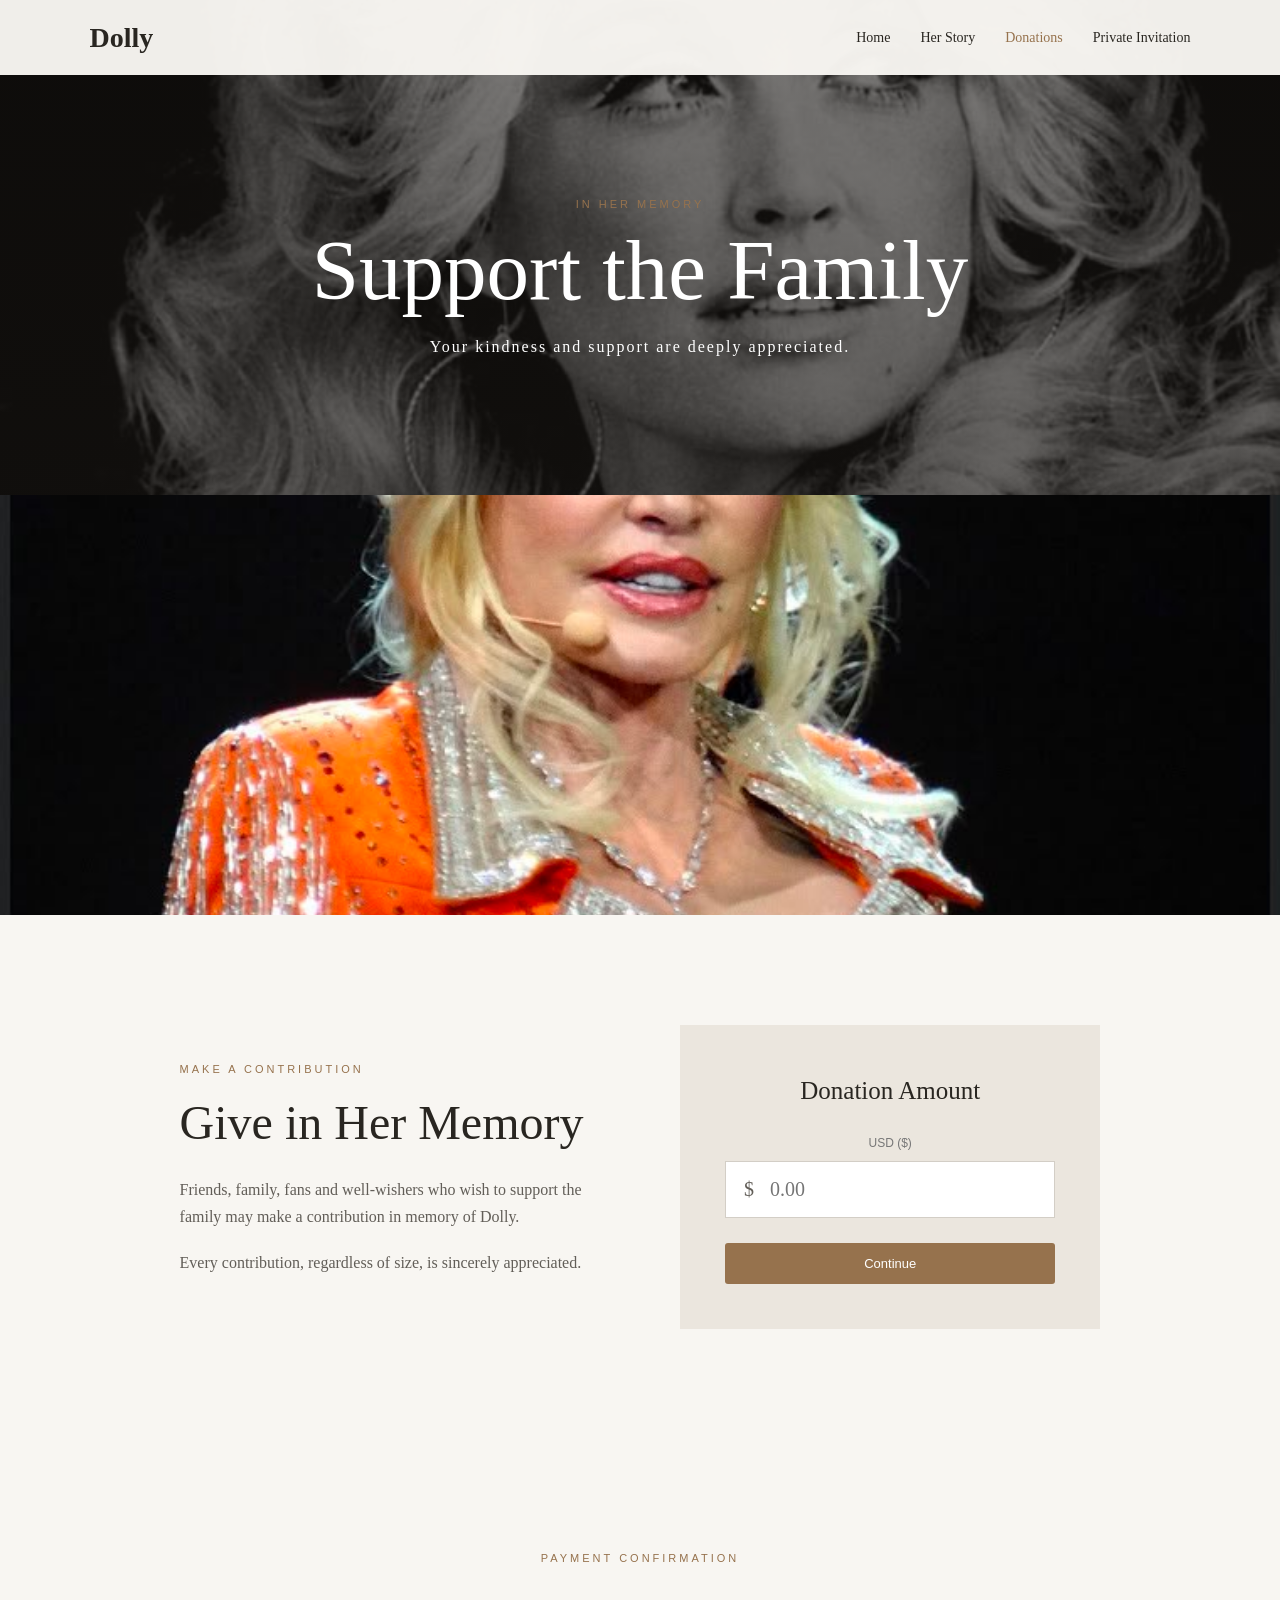
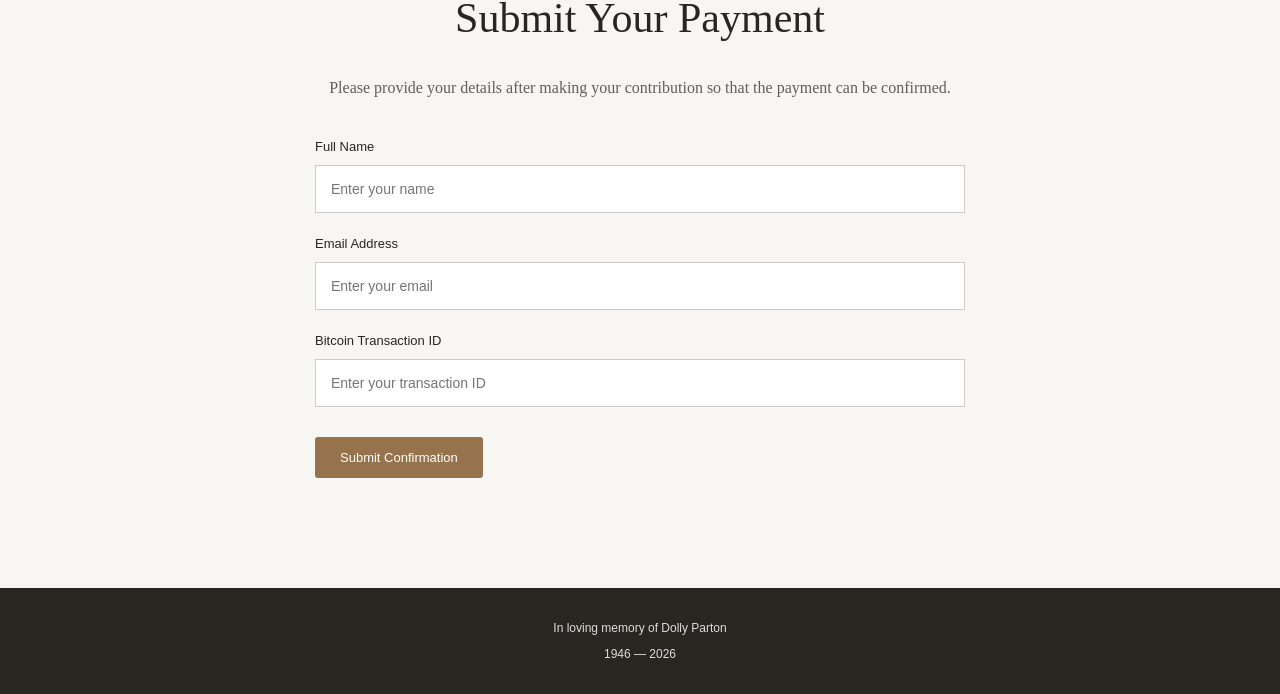
<file: donation.html>
<!DOCTYPE html>

<html lang="en">

<head>

    <meta charset="UTF-8">

    <meta name="viewport" content="width=device-width, initial-scale=1.0">

    <title>Donations | Dolly Parton</title>

    <link rel="stylesheet" href="css/style.css">

</head>

<body>

    <!-- NAVIGATION -->

    <header class="navbar">

    <a href="index.html" class="logo">

        Dolly

    </a>

    <button class="menu-toggle" id="menuToggle" aria-label="Open menu">

        ☰

    </button>

    <nav id="mainNav">

        <a href="index.html">Home</a>

        <a href="story.html">Her Story</a>

        <a href="donation.html">Donations</a>

        <a href="invitation.html">

            Private Invitation

        </a>

    </nav>

</header>
    <!-- PAGE HERO -->

    <section class="page-hero">

        <div>

            <p class="section-label">IN HER MEMORY</p>

            <h1>Support the Family</h1>

            <p>

                Your kindness and support are deeply appreciated.

            </p>

        </div>

    </section>
    <section class="donation-photo">
        <img src="images/photo6.jpeg" alt="Dolly Parton">

    </section>

    <!-- DONATION SECTION -->

    <main>

        <section class="donation-section">

            <div class="donation-intro">

                <p class="section-label">

                    MAKE A CONTRIBUTION

                </p>

                <h2>Give in Her Memory</h2>

                <p>

                    Friends, family, fans and well-wishers who wish to

                    support the family may make a contribution in memory

                    of Dolly.

                </p>

                <p>

                    Every contribution, regardless of size, is sincerely

                    appreciated.

                </p>

            </div>

            <!-- DONATION FORM -->

            <div class="donation-card">

                <h3>Donation Amount</h3>

                <p class="currency-label">

                    USD ($)

                </p>

                <div class="amount-input">

                    <span>$</span>

                    <input

                        type="number"

                        id="donationAmount"

                        placeholder="0.00"

                        min="1"

                        step="0.01"

                    >

                </div>

                <button

                    type="button"

                    class="btn primary donation-btn"

                    onclick="showDonationPayment()">

                    Continue

                </button>

            </div>

        </section>

        <!-- PAYMENT SECTION -->

        <section

            class="payment-section"

            id="donationPayment"

            style="display: none;">

            <div class="payment-card">

                <p class="section-label">

                    PAYMENT

                </p>

                <h2>Complete Your Contribution</h2>

                <p>

                    Donation amount:

                    <strong id="displayDonationAmount">$0.00</strong>

                </p>

                <div class="bitcoin-box">

                    <h3>Bitcoin Payment Address</h3>

                    <p class="bitcoin-note">

                        Please send the exact amount through your

                        Bitcoin wallet.

                    </p>

                    <div class="bitcoin-address">

                        <span id="bitcoinAddress">

                            bc1q0chtkmrkww2xkcg45u3elja6v4v80tu3e3242f

                        </span>

                        <button

                            type="button"

                            onclick="copyBitcoinAddress()">

                            Copy

                        </button>

                    </div>

                </div>

                <p class="payment-note">

                    After completing your payment, please keep your

                    transaction ID for confirmation.

                </p>

                <a

                    href="#confirmation"

                    class="btn secondary-dark">

                    Submit Payment Details

                </a>

            </div>

        </section>

        <!-- PAYMENT CONFIRMATION -->

        <section

            class="confirmation-section"

            id="confirmation">

            <div class="confirmation-card">

                <p class="section-label">

                    PAYMENT CONFIRMATION

                </p>

                <h2>Submit Your Payment</h2>

                <p>

                    Please provide your details after making your

                    contribution so that the payment can be confirmed.

                </p>

                <form id="donationForm">

                    <div class="form-group">

                        <label for="donorName">

                            Full Name

                        </label>

                        <input

                            type="text"

                            id="donorName"

                            placeholder="Enter your name"

                            required

                        >

                    </div>

                    <div class="form-group">

                        <label for="donorEmail">

                            Email Address

                        </label>

                        <input

                            type="email"

                            id="donorEmail"

                            placeholder="Enter your email"

                            required

                        >

                    </div>

                    <div class="form-group">

                        <label for="transactionId">

                            Bitcoin Transaction ID

                        </label>

                        <input

                            type="text"

                            id="transactionId"

                            placeholder="Enter your transaction ID"

                            required

                        >

                    </div>

                    <button

                        type="submit"

                        class="btn primary">

                        Submit Confirmation

                    </button>

                </form>

            </div>

        </section>

    </main>

    <!-- FOOTER -->

    <footer>

        <p>

            In loving memory of Dolly Parton

        </p>

        <p>

            1946 — 2026

        </p>

    </footer>

    <script src="js/script.js"></script>

</body>

</html>
</file>
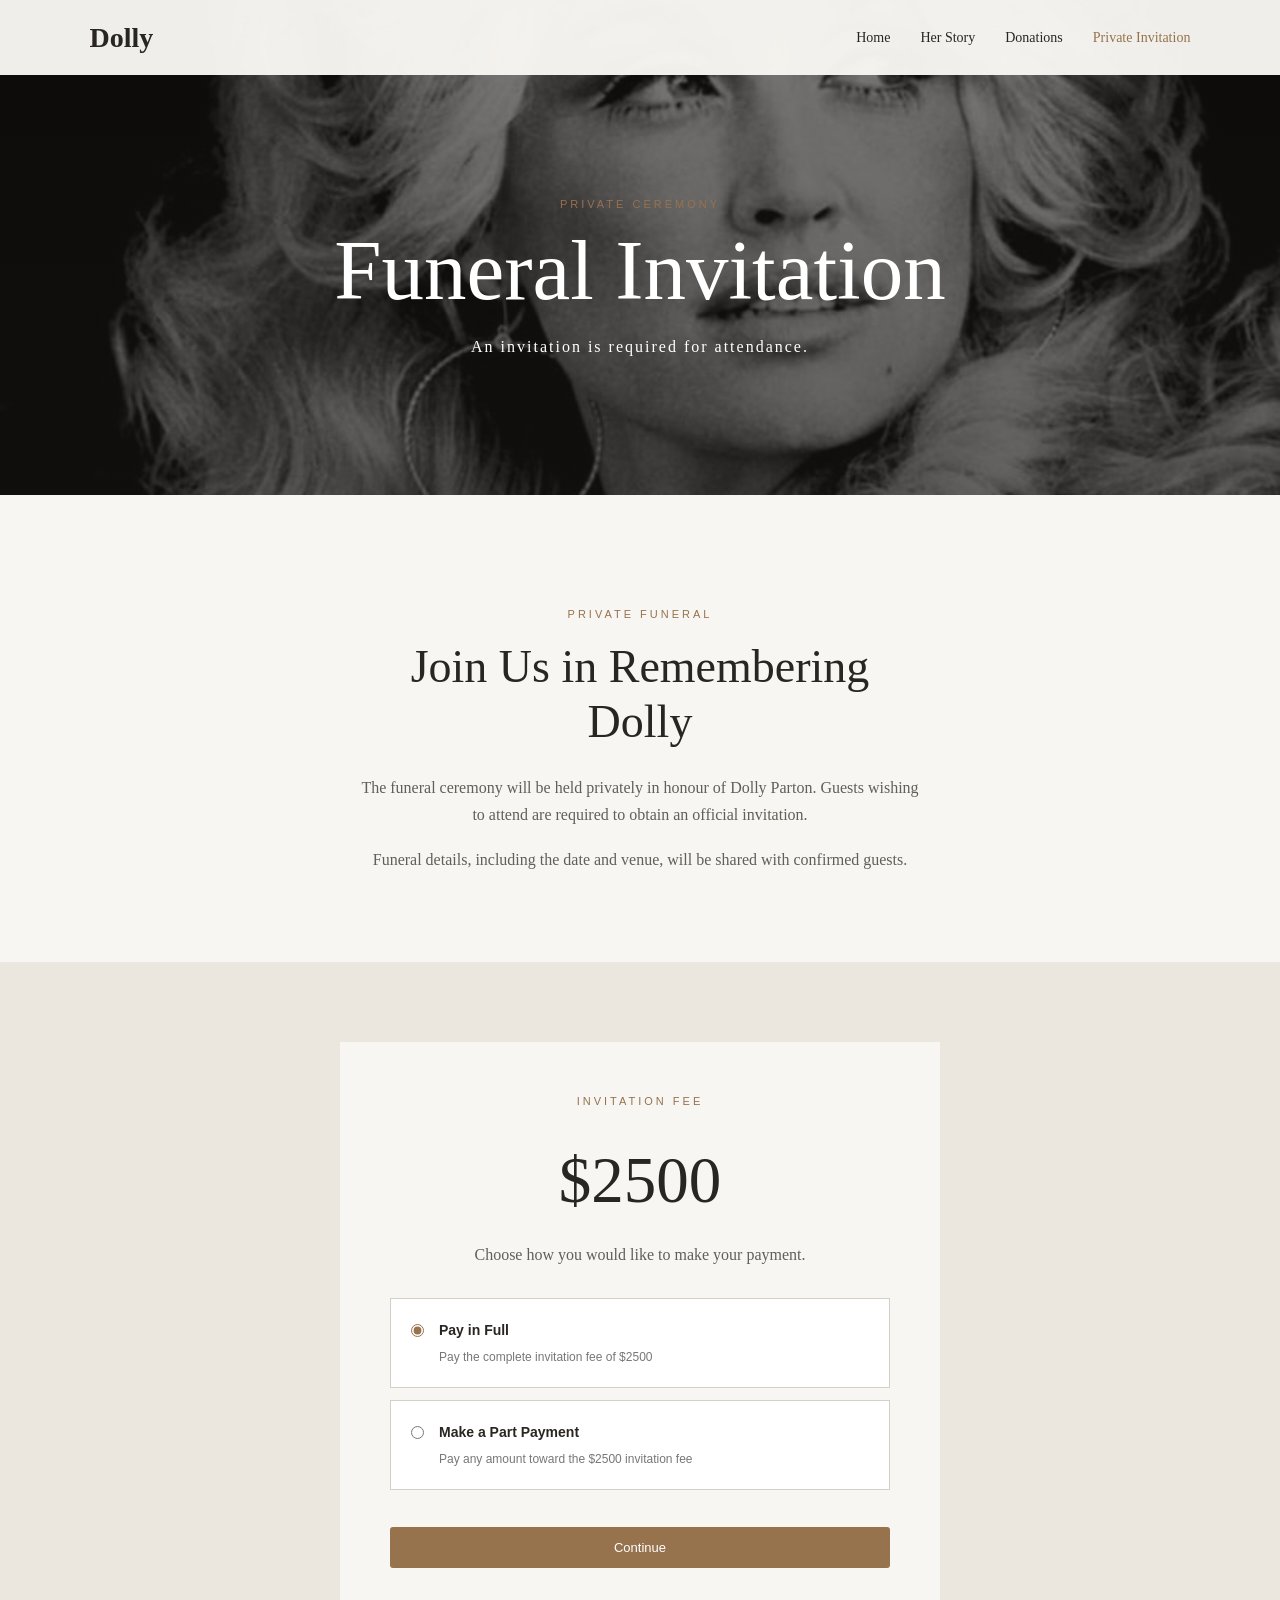
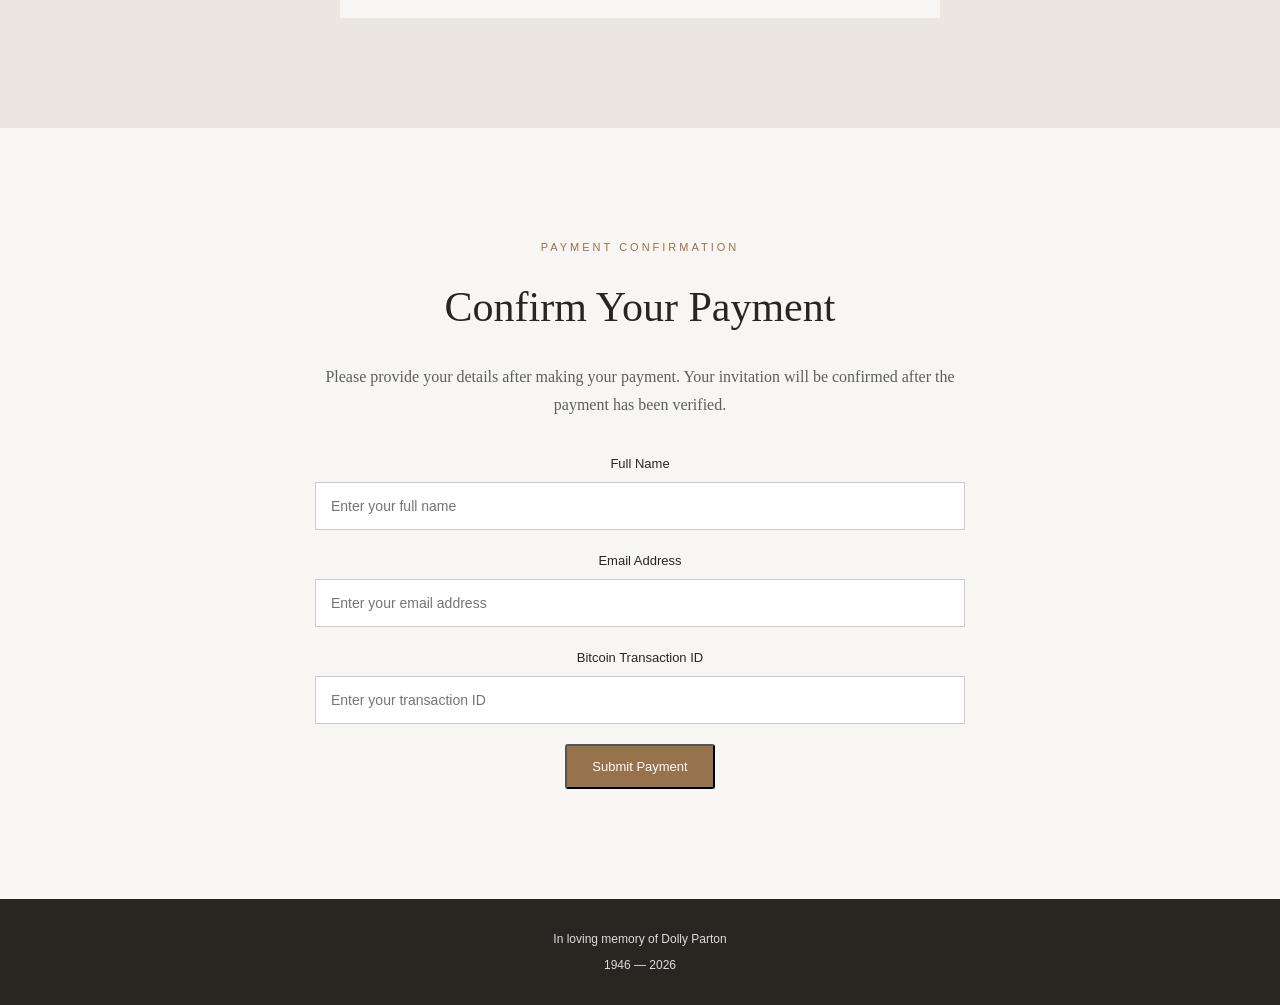
<file: invitation.html>
<!DOCTYPE html>

<html lang="en">

<head>

    <meta charset="UTF-8">

    <meta name="viewport" content="width=device-width, initial-scale=1.0">

    <title>Private Invitation | Dolly Parton</title>

    <link rel="stylesheet" href="css/style.css">

</head>

<body>

    <!-- NAVIGATION -->

    <header class="navbar">

    <a href="index.html" class="logo">

        Dolly

    </a>

    <button class="menu-toggle" id="menuToggle" aria-label="Open menu">

        ☰

    </button>

    <nav id="mainNav">

        <a href="index.html">Home</a>

        <a href="story.html">Her Story</a>

        <a href="donation.html">Donations</a>

        <a href="invitation.html">

            Private Invitation

        </a>

    </nav>

</header>

    <!-- PAGE HERO -->

    <section class="page-hero">

        <div>

            <p class="section-label">

                PRIVATE CEREMONY

            </p>

            <h1>Funeral Invitation</h1>

            <p>

                An invitation is required for attendance.

            </p>

        </div>

    </section>

    <main>

        <!-- INTRO -->

        <section class="invitation-intro">

            <p class="section-label">

                PRIVATE FUNERAL

            </p>

            <h2>Join Us in Remembering Dolly</h2>

            <p>

                The funeral ceremony will be held privately in honour

                of Dolly Parton. Guests wishing to attend are required

                to obtain an official invitation.

            </p>

            <p>

                Funeral details, including the date and venue, will be

                shared with confirmed guests.

            </p>

        </section>

        <!-- PAYMENT OPTIONS -->

        <section class="invitation-payment">

            <div class="invitation-card">

                <p class="section-label">

                    INVITATION FEE

                </p>

                <h2>$2500</h2>

                <p class="fee-description">

                    Choose how you would like to make your payment.

                </p>

                <!-- FULL PAYMENT -->

                <label class="payment-option">

                    <input

                        type="radio"

                        name="paymentOption"

                        value="full"

                        checked

                        onchange="selectPaymentOption()"

                    >

                    <span>

                        <strong>Pay in Full</strong>

                        <small>

                            Pay the complete invitation fee of $2500

                        </small>

                    </span>

                </label>

                <!-- PART PAYMENT -->

                <label class="payment-option">

                    <input

                        type="radio"

                        name="paymentOption"

                        value="part"

                        onchange="selectPaymentOption()"

                    >

                    <span>

                        <strong>Make a Part Payment</strong>

                        <small>

                            Pay any amount toward the $2500 invitation fee

                        </small>

                    </span>

                </label>

                <!-- PART PAYMENT INPUT -->

                <div

                    class="part-payment-input"

                    id="partPaymentBox"

                    style="display: none;"

                >

                    <label for="partPaymentAmount">

                        Enter Amount

                    </label>

                    <div class="amount-input">

                        <span>$</span>

                        <input

                            type="number"

                            id="partPaymentAmount"

                            placeholder="0.00"

                            min="0.01"

                            max="2499.99"

                            step="0.01"

                        >

                    </div>

                    <small>

                        Maximum part payment before full payment:

                        $2499.99

                    </small>

                </div>

                <button

                    type="button"

                    class="btn primary invitation-btn"

                    onclick="continueInvitationPayment()"

                >

                    Continue

                </button>

            </div>

        </section>

        <!-- PAYMENT DETAILS -->

        <section

            class="payment-section"

            id="invitationPayment"

            style="display: none;"

        >

            <div class="payment-card">

                <p class="section-label">

                    PAYMENT DETAILS

                </p>

                <h2>Complete Your Payment</h2>

                <p>

                    Amount to pay:

                    <strong id="invitationAmount">

                        $2500.00

                    </strong>

                </p>

                <div class="bitcoin-box">

                    <h3>bc1q0chtkmrkww2xkcg45u3elja6v4v80tu3e3242f</h3>

                    <p class="bitcoin-note">

                        Send the equivalent amount in Bitcoin to the

                        address below.

                    </p>

                    <div class="bitcoin-address">

                        <span id="invitationBitcoinAddress">

                            bc1q0chtkmrkww2xkcg45u3elja6v4v80tu3e3242f

                        </span>

                        <button

                            type="button"

                            onclick="copyInvitationBitcoinAddress()"

                        >

                            Copy

                        </button>

                    </div>

                </div>

                <p class="payment-note">

                    After making your payment, keep your Bitcoin

                    transaction ID/hash for confirmation.

                </p>

                <a

                    href="#invitationConfirmation"

                    class="btn secondary-dark"

                >

                    Continue to Confirmation

                </a>

            </div>

        </section>

        <!-- CONFIRMATION -->

        <section

            class="confirmation-section"

            id="invitationConfirmation"

        >

            <div class="confirmation-card">

                <p class="section-label">

                    PAYMENT CONFIRMATION

                </p>

                <h2>Confirm Your Payment</h2>

                <p>

                    Please provide your details after making your

                    payment. Your invitation will be confirmed after

                    the payment has been verified.

                </p>

                <form id="invitationForm">

                    <div class="form-group">

                        <label for="guestName">

                            Full Name

                        </label>

                        <input

                            type="text"

                            id="guestName"

                            placeholder="Enter your full name"

                            required

                        >

                    </div>

                    <div class="form-group">

                        <label for="guestEmail">

                            Email Address

                        </label>

                        <input

                            type="email"

                            id="guestEmail"

                            placeholder="Enter your email address"

                            required

                        >

                    </div>

                    <div class="form-group">

                        <label for="guestTransaction">

                            Bitcoin Transaction ID

                        </label>

                        <input

                            type="text"

                            id="guestTransaction"

                            placeholder="Enter your transaction ID"

                            required

                        >

                    </div>

                    <button

                        type="submit"

                        class="btn primary"

                    >

                        Submit Payment

                    </button>

                </form>

            </div>

        </section>

    </main>

    <!-- FOOTER -->

    <footer>

        <p>

            In loving memory of Dolly Parton

        </p>

        <p>

            1946 — 2026

        </p>

    </footer>

    <script src="js/script.js"></script>

</body>

</html>
</file>
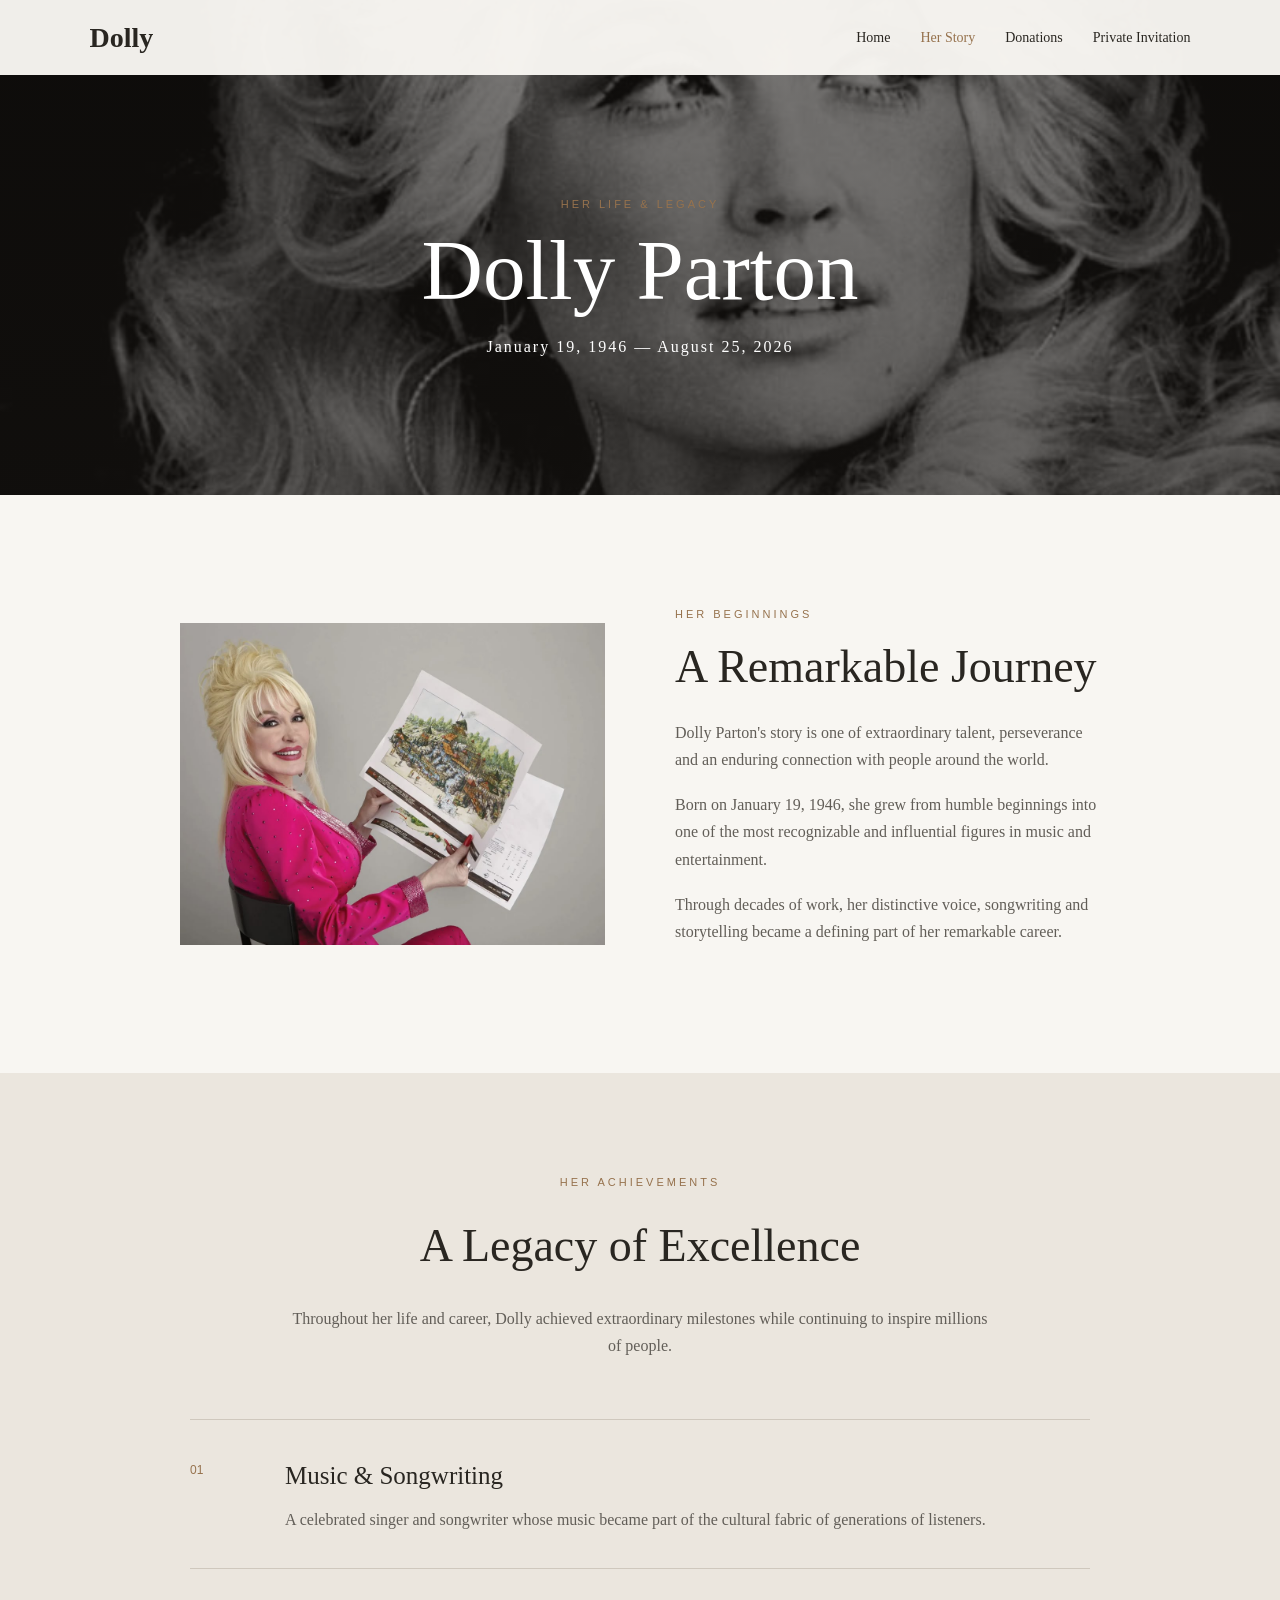
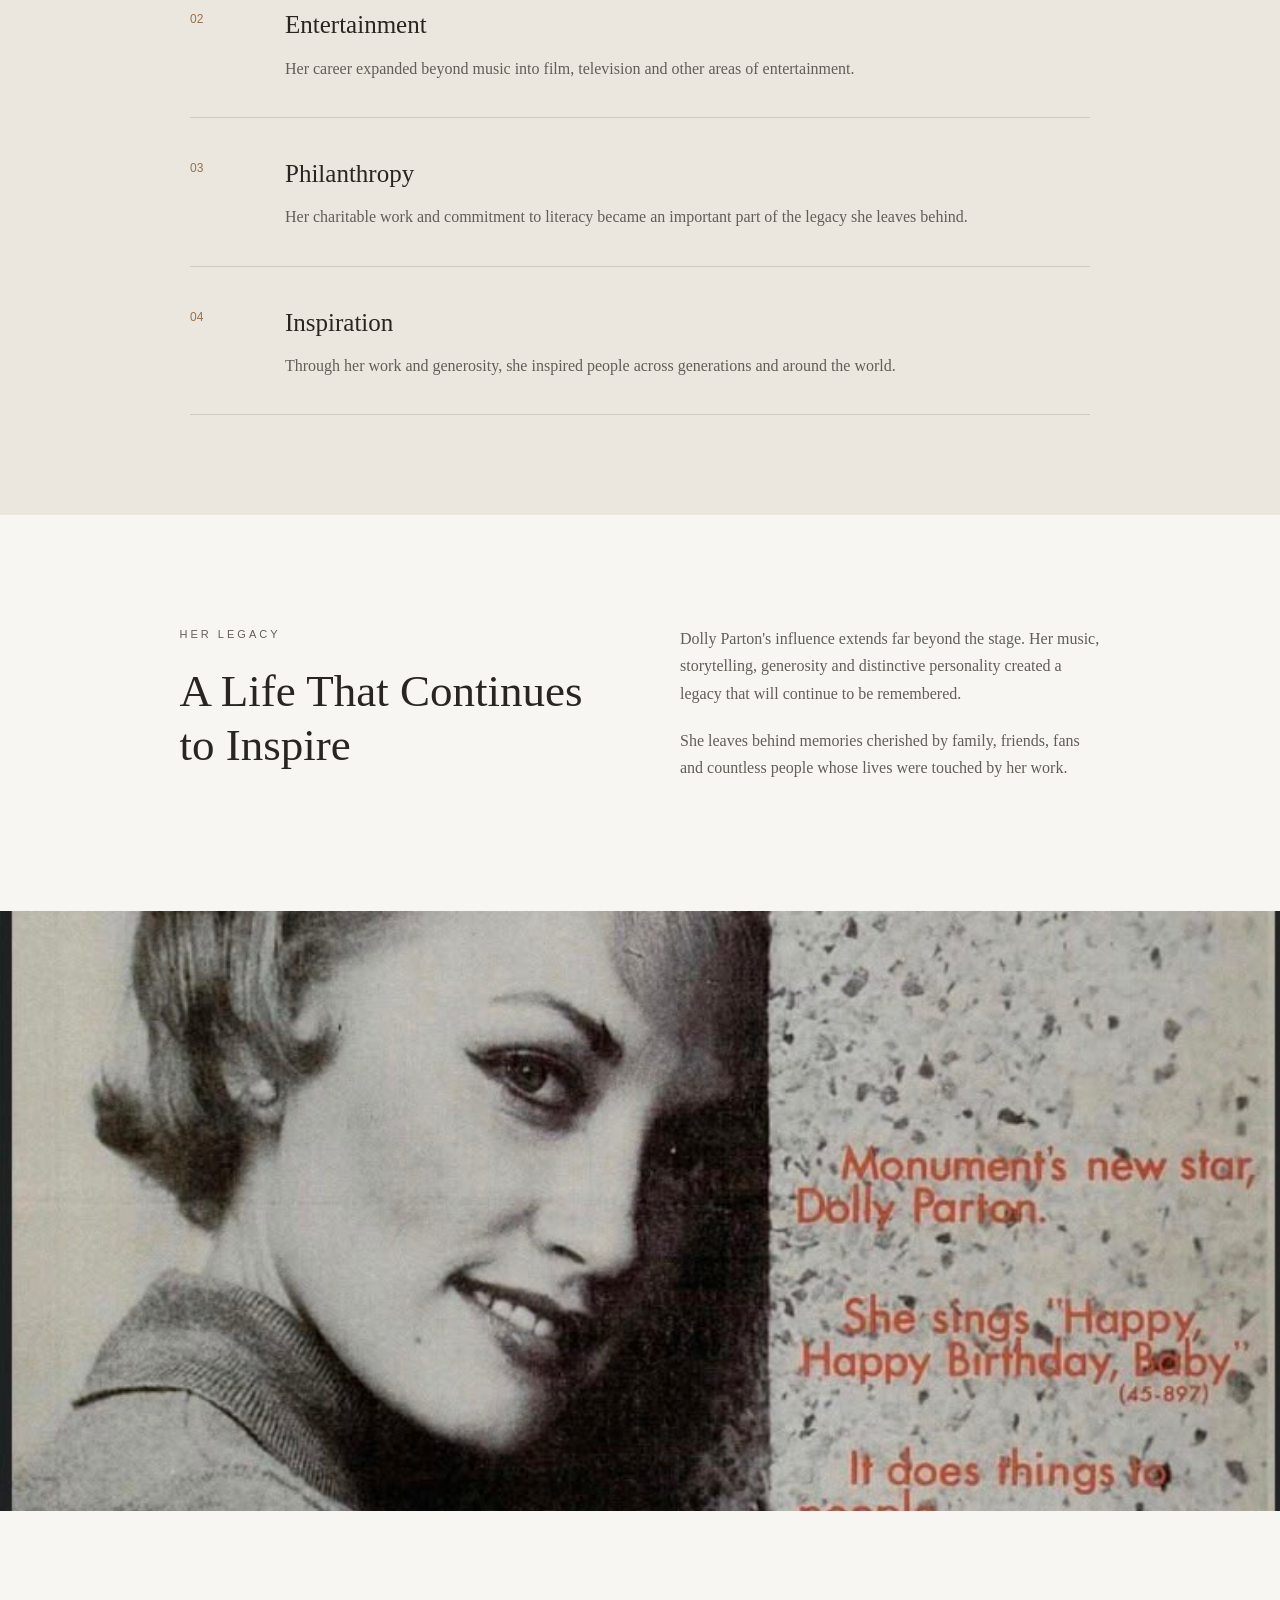
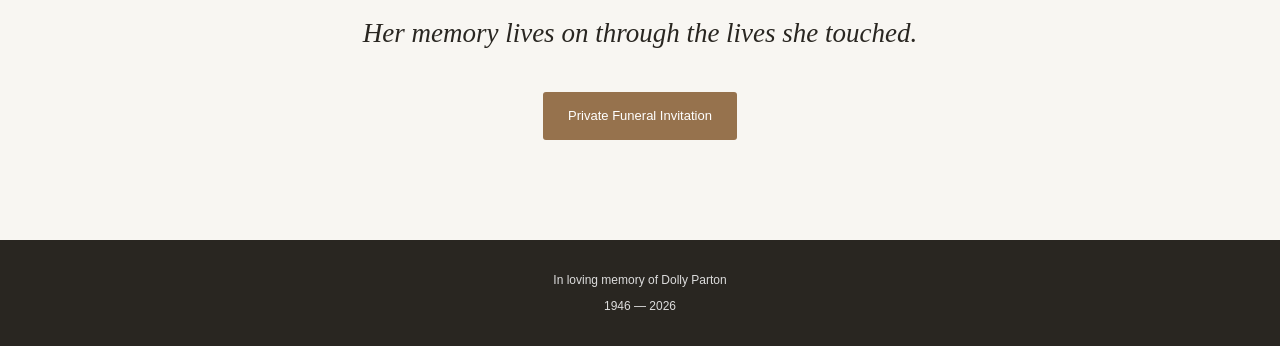
<file: story.html>
<!DOCTYPE html>

<html lang="en">

<head>

    <meta charset="UTF-8">

    <meta name="viewport" content="width=device-width, initial-scale=1.0">

    <title>Her Story | Dolly Parton</title>

    <link rel="stylesheet" href="css/style.css">

</head>

<body>

    <!-- NAVIGATION -->

    <header class="navbar">

    <a href="index.html" class="logo">

        Dolly

    </a>

    <button class="menu-toggle" id="menuToggle" aria-label="Open menu">

        ☰

    </button>

    <nav id="mainNav">

        <a href="index.html">Home</a>

        <a href="story.html">Her Story</a>

        <a href="donation.html">Donations</a>

        <a href="invitation.html">

            Private Invitation

        </a>

    </nav>

</header>
    <!-- PAGE HERO -->

    <section class="page-hero">

        <div>

            <p class="section-label">HER LIFE & LEGACY</p>

            <h1>Dolly Parton</h1>

            <p>

                January 19, 1946 — August 25, 2026

            </p>

        </div>

    </section>

    <!-- LIFE STORY -->

    <main>

        <section class="story-section">

            <div class="story-image">

                <img

                    src="images/photo4.jpeg"

                    alt="Dolly Parton">

            </div>

            <div class="story-content">

                <p class="section-label">

                    HER BEGINNINGS

                </p>

                <h2>A Remarkable Journey</h2>

                <p>

                    Dolly Parton's story is one of extraordinary talent,

                    perseverance and an enduring connection with people

                    around the world.

                </p>

                <p>

                    Born on January 19, 1946, she grew from humble beginnings

                    into one of the most recognizable and influential

                    figures in music and entertainment.

                </p>

                <p>

                    Through decades of work, her distinctive voice,

                    songwriting and storytelling became a defining part of

                    her remarkable career.

                </p>

            </div>

        </section>

        <!-- ACHIEVEMENTS -->

        <section class="achievements">

            <div class="achievement-heading">

                <p class="section-label">

                    HER ACHIEVEMENTS

                </p>

                <h2>A Legacy of Excellence</h2>

                <p>

                    Throughout her life and career, Dolly achieved

                    extraordinary milestones while continuing to inspire

                    millions of people.

                </p>

            </div>

            <div class="achievement-list">

                <article class="achievement">

                    <span>01</span>

                    <div>

                        <h3>Music & Songwriting</h3>

                        <p>

                            A celebrated singer and songwriter whose music

                            became part of the cultural fabric of generations

                            of listeners.

                        </p>

                    </div>

                </article>

                <article class="achievement">

                    <span>02</span>

                    <div>

                        <h3>Entertainment</h3>

                        <p>

                            Her career expanded beyond music into film,

                            television and other areas of entertainment.

                        </p>

                    </div>

                </article>

                <article class="achievement">

                    <span>03</span>

                    <div>

                        <h3>Philanthropy</h3>

                        <p>

                            Her charitable work and commitment to literacy

                            became an important part of the legacy she leaves

                            behind.

                        </p>

                    </div>

                </article>

                <article class="achievement">

                    <span>04</span>

                    <div>

                        <h3>Inspiration</h3>

                        <p>

                            Through her work and generosity, she inspired

                            people across generations and around the world.

                        </p>

                    </div>

                </article>

            </div>

        </section>

        <!-- LEGACY -->

        <section class="legacy-story">

            <div>

                <p class="section-label">

                    HER LEGACY

                </p>

                <h2>A Life That Continues to Inspire</h2>

            </div>

            <div>

                <p>

                    Dolly Parton's influence extends far beyond the stage.

                    Her music, storytelling, generosity and distinctive

                    personality created a legacy that will continue to be

                    remembered.

                </p>

                <p>

                    She leaves behind memories cherished by family, friends,

                    fans and countless people whose lives were touched by

                    her work.

                </p>

            </div>

        </section>

        <!-- PHOTO -->

        <section class="story-photo">

            <img

                src="images/photo5.jpeg"

                alt="Dolly Parton">

        </section>

        <!-- FUNERAL CTA -->

        <section class="closing">

            <p>

                Her memory lives on through the lives she touched.

            </p>

            <a href="invitation.html" class="btn primary">

                Private Funeral Invitation

            </a>

        </section>

    </main>

    <!-- FOOTER -->

    <footer>

        <p>

            In loving memory of Dolly Parton

        </p>

        <p>

            1946 — 2026

        </p>

    </footer>

    <script src="js/script.js"></script>

</body>

</html>
</file>
<file: css/style.css>
* {

    margin: 0;

    padding: 0;

    box-sizing: border-box;

}

html {

    scroll-behavior: smooth;

}

body {

    font-family: Georgia, "Times New Roman", serif;

    background: #f8f6f2;

    color: #292621;

    line-height: 1.7;

}

/* =========================

   NAVBAR

========================= */

.navbar {

    height: 75px;

    padding: 0 7%;

    display: flex;

    align-items: center;

    justify-content: space-between;

    background: rgba(248, 246, 242, 0.97);

    position: absolute;

    top: 0;

    left: 0;

    right: 0;

    z-index: 10;

}

.logo {

    text-decoration: none;

    color: #292621;

    font-size: 28px;

    font-weight: bold;

    font-family: Georgia, serif;

}

.navbar nav {

    display: flex;

    gap: 30px;

}

.navbar nav a {

    text-decoration: none;

    color: #292621;

    font-size: 14px;

    transition: 0.3s;

}

.navbar nav a:hover,

.navbar nav a.active {

    color: #96724d;

}

/* =========================

   HERO

========================= */

.hero {

    min-height: 100vh;

    background-image:

        url("../images/dolly-hero.jpg");

    background-size: cover;

    background-position: center;

    position: relative;

    display: flex;

    align-items: center;

    justify-content: center;

    text-align: center;

    color: white;

}

.hero-overlay {

    position: absolute;

    inset: 0;

    background:

        linear-gradient(

            rgba(20, 18, 16, 0.48),

            rgba(20, 18, 16, 0.68)

        );

}

.hero-content {

    position: relative;

    max-width: 750px;

    padding: 30px;

}

.eyebrow {

    letter-spacing: 4px;

    font-size: 12px;

    margin-bottom: 20px;

}

.hero h1 {

    font-size: clamp(55px, 9vw, 105px);

    line-height: 1;

    margin-bottom: 20px;

    font-weight: normal;

}

.dates {

    font-size: 18px;

    letter-spacing: 2px;

    margin-bottom: 25px;

}

.hero-text {

    max-width: 580px;

    margin: auto;

    font-size: 18px;

}

/* =========================

   BUTTONS

========================= */

.hero-buttons {

    display: flex;

    justify-content: center;

    gap: 15px;

    margin-top: 35px;

}

.btn {

    display: inline-block;

    padding: 13px 25px;

    text-decoration: none;

    border-radius: 3px;

    font-family: Arial, sans-serif;

    font-size: 13px;

    transition: 0.3s;

}

.btn.primary {

    background: #96724d;

    color: white;

}

.btn.primary:hover {

    background: #7c5c3d;

}

.btn.secondary {

    border: 1px solid white;

    color: white;

}

.btn.secondary:hover {

    background: white;

    color: #292621;

}

/* =========================

   INTRO

========================= */

.intro {

    max-width: 1100px;

    margin: auto;

    padding: 100px 7%;

    display: grid;

    grid-template-columns: 1fr 1fr;

    gap: 70px;

    align-items: center;

}

.intro-image img {

    width: 100%;

    display: block;

    max-height: 550px;

    object-fit: cover;

}

.section-label {

    color: #96724d;

    letter-spacing: 3px;

    font-family: Arial, sans-serif;

    font-size: 11px;

    margin-bottom: 15px;

}

.intro-text h2,

.legacy h2 {

    font-size: 46px;

    font-weight: normal;

    line-height: 1.2;

    margin-bottom: 25px;

}

.intro-text p {

    margin-bottom: 18px;

    color: #625e58;

}

.text-link {

    display: inline-block;

    margin-top: 15px;

    color: #96724d;

    text-decoration: none;

    font-family: Arial, sans-serif;

    font-size: 14px;

}

/* =========================

   LEGACY

========================= */

.legacy {

    padding: 100px 7%;

    text-align: center;

    background: #ebe6de;

}

.legacy-grid {

    max-width: 1100px;

    margin: 50px auto 0;

    display: grid;

    grid-template-columns: repeat(3, 1fr);

    gap: 25px;

}

.legacy-card {

    background: #f8f6f2;

    padding: 40px 30px;

    text-align: left;

}

.legacy-card span {

    color: #96724d;

    font-family: Arial, sans-serif;

    font-size: 12px;

}

.legacy-card h3 {

    font-size: 25px;

    font-weight: normal;

    margin: 15px 0;

}

.legacy-card p {

    color: #625e58;

}

/* =========================

   CLOSING

========================= */

.closing {

    text-align: center;

    padding: 100px 20px;

}

.closing p {

    max-width: 650px;

    margin: 0 auto 35px;

    font-size: 27px;

    font-style: italic;

}

/* =========================

   FOOTER

========================= */

footer {

    padding: 30px;

    background: #292621;

    color: #ddd;

    text-align: center;

    font-family: Arial, sans-serif;

    font-size: 12px;

}

footer p:first-child {

    margin-bottom: 5px;

}

/* =========================

   MOBILE

========================= */

@media (max-width: 768px) {

    .navbar {

        height: auto;

        padding: 18px 5%;

        flex-direction: column;

        gap: 15px;

    }

    .navbar nav {

        gap: 15px;

        flex-wrap: wrap;

        justify-content: center;

    }

    .navbar nav a {

        font-size: 12px;

    }

    .hero {

        min-height: 90vh;

    }

    .hero h1 {

        font-size: 60px;

    }

    .dates {

        font-size: 14px;

    }

    .hero-text {

        font-size: 16px;

    }

    .hero-buttons {

        flex-direction: column;

        align-items: center;

    }

    .btn {

        width: 220px;

        text-align: center;

    }

    .intro {

        grid-template-columns: 1fr;

        padding: 70px 7%;

        gap: 40px;

    }

    .intro-text h2,

    .legacy h2 {

        font-size: 38px;

    }

    .legacy {

        padding: 70px 7%;

    }

    .legacy-grid {

        grid-template-columns: 1fr;

    }

    .closing {

        padding: 70px 20px;

    }

    .closing p {

        font-size: 22px;

    }

}
/* =========================

   PAGE HERO

========================= */

.page-hero {

    min-height: 55vh;

    background-image:

        linear-gradient(

            rgba(25, 22, 19, 0.55),

            rgba(25, 22, 19, 0.65)

        ),

        url("../images/photo1.jpeg");

    background-size: cover;

    background-position: center;

    display: flex;

    align-items: center;

    justify-content: center;

    text-align: center;

    color: white;

    padding: 120px 20px 60px;

}

.page-hero h1 {

    font-size: clamp(50px, 8vw, 85px);

    font-weight: normal;

    line-height: 1;

    margin-bottom: 20px;

}

.page-hero p:last-child {

    font-size: 16px;

    letter-spacing: 2px;

}

/* =========================

   STORY SECTION

========================= */

.story-section {

    max-width: 1100px;

    margin: auto;

    padding: 110px 7%;

    display: grid;

    grid-template-columns: 1fr 1fr;

    gap: 70px;

    align-items: center;

}

.story-image img {

    width: 100%;

    display: block;

    max-height: 600px;

    object-fit: cover;

}

.story-content h2 {

    font-size: 46px;

    font-weight: normal;

    line-height: 1.2;

    margin-bottom: 25px;

}

.story-content p:not(.section-label) {

    color: #625e58;

    margin-bottom: 18px;

}

/* =========================

   ACHIEVEMENTS

========================= */

.achievements {

    background: #ebe6de;

    padding: 100px 7%;

}

.achievement-heading {

    max-width: 700px;

    margin: auto;

    text-align: center;

}

.achievement-heading h2 {

    font-size: 46px;

    font-weight: normal;

    margin-bottom: 20px;

}

.achievement-heading > p:last-child {

    color: #625e58;

}

.achievement-list {

    max-width: 900px;

    margin: 60px auto 0;

}

.achievement {

    display: grid;

    grid-template-columns: 70px 1fr;

    gap: 25px;

    padding: 35px 0;

    border-top: 1px solid #cfc8bd;

}

.achievement:last-child {

    border-bottom: 1px solid #cfc8bd;

}

.achievement span {

    color: #96724d;

    font-family: Arial, sans-serif;

    font-size: 12px;

    padding-top: 5px;

}

.achievement h3 {

    font-size: 25px;

    font-weight: normal;

    margin-bottom: 8px;

}

.achievement p {

    color: #625e58;

}

/* =========================

   LEGACY STORY

========================= */

.legacy-story {

    max-width: 1100px;

    margin: auto;

    padding: 110px 7%;

    display: grid;

    grid-template-columns: 1fr 1fr;

    gap: 80px;

}

.legacy-story h2 {

    font-size: 45px;

    font-weight: normal;

    line-height: 1.2;

}

.legacy-story p {

    color: #625e58;

    margin-bottom: 20px;

}

/* =========================

   STORY PHOTO

========================= */

.story-photo {

    width: 100%;

}

.story-photo img {

    width: 100%;

    height: 600px;

    object-fit: cover;

    display: block;

}

/* =========================

   MOBILE STORY PAGE

========================= */

@media (max-width: 768px) {

    .page-hero {

        min-height: 50vh;

    }

    .story-section {

        grid-template-columns: 1fr;

        padding: 70px 7%;

        gap: 40px;

    }

    .story-content h2,

    .achievement-heading h2,

    .legacy-story h2 {

        font-size: 37px;

    }

    .achievements {

        padding: 70px 7%;

    }

    .achievement {

        grid-template-columns: 40px 1fr;

        gap: 15px;

    }

    .legacy-story {

        grid-template-columns: 1fr;

        padding: 70px 7%;

        gap: 35px;

    }

    .story-photo img {

        height: 400px;

    }

}
/* =========================

   DONATION PAGE

========================= */

.donation-section {

    max-width: 1100px;

    margin: auto;

    padding: 110px 7%;

    display: grid;

    grid-template-columns: 1fr 1fr;

    gap: 80px;

    align-items: center;

}

.donation-intro h2 {

    font-size: 48px;

    font-weight: normal;

    line-height: 1.2;

    margin-bottom: 25px;

}

.donation-intro p:not(.section-label) {

    color: #625e58;

    margin-bottom: 18px;

    max-width: 550px;

}

/* DONATION CARD */

.donation-card {

    background: #ebe6de;

    padding: 45px;

    text-align: center;

}

.donation-card h3 {

    font-size: 25px;

    font-weight: normal;

    margin-bottom: 20px;

}

.currency-label {

    font-family: Arial, sans-serif;

    font-size: 12px;

    color: #777;

    margin-bottom: 8px;

}

.amount-input {

    display: flex;

    align-items: center;

    background: white;

    border: 1px solid #d3cec6;

    margin-bottom: 25px;

}

.amount-input span {

    padding-left: 18px;

    font-size: 20px;

    color: #625e58;

}

.amount-input input {

    width: 100%;

    border: none;

    outline: none;

    padding: 16px;

    font-size: 20px;

    background: transparent;

    font-family: Georgia, serif;

}

.donation-btn {

    border: none;

    cursor: pointer;

    width: 100%;

}

/* =========================

   PAYMENT SECTION

========================= */

.payment-section {

    background: #ebe6de;

    padding: 100px 7%;

}

.payment-card {

    max-width: 750px;

    margin: auto;

    background: #f8f6f2;

    padding: 55px;

    text-align: center;

}

.payment-card h2 {

    font-size: 42px;

    font-weight: normal;

    margin-bottom: 20px;

}

.bitcoin-box {

    margin: 35px 0;

    padding: 30px;

    background: white;

    border: 1px solid #d8d1c8;

}

.bitcoin-box h3 {

    font-size: 20px;

    font-weight: normal;

    margin-bottom: 10px;

}

.bitcoin-note {

    color: #777;

    font-family: Arial, sans-serif;

    font-size: 12px;

    margin-bottom: 20px;

}

.bitcoin-address {

    display: flex;

    align-items: stretch;

    border: 1px solid #ccc;

    background: #f8f6f2;

}

.bitcoin-address span {

    flex: 1;

    padding: 14px;

    font-family: monospace;

    font-size: 12px;

    overflow-wrap: anywhere;

    text-align: left;

}

.bitcoin-address button {

    border: none;

    background: #292621;

    color: white;

    padding: 0 20px;

    cursor: pointer;

}

.payment-note {

    color: #625e58;

    margin-bottom: 25px;

}

.secondary-dark {

    background: #292621;

    color: white;

}

.secondary-dark:hover {

    background: #44403a;

}

/* =========================

   CONFIRMATION

========================= */

.confirmation-section {

    padding: 110px 7%;

}

.confirmation-card {

    max-width: 650px;

    margin: auto;

    text-align: center;

}

.confirmation-card h2 {

    font-size: 42px;

    font-weight: normal;

    margin-bottom: 20px;

}

.confirmation-card > p:not(.section-label) {

    color: #625e58;

    margin-bottom: 35px;

}

#donationForm {

    text-align: left;

}

.form-group {

    margin-bottom: 20px;

}

.form-group label {

    display: block;

    font-family: Arial, sans-serif;

    font-size: 13px;

    margin-bottom: 7px;

}

.form-group input {

    width: 100%;

    padding: 15px;

    border: 1px solid #ccc;

    outline: none;

    background: white;

    font-family: Arial, sans-serif;

    font-size: 14px;

}

.form-group input:focus {

    border-color: #96724d;

}

#donationForm button {

    border: none;

    cursor: pointer;

    margin-top: 10px;

}

/* =========================

   MOBILE DONATIONS

========================= */

@media (max-width: 768px) {

    .donation-section {

        grid-template-columns: 1fr;

        padding: 70px 7%;

        gap: 45px;

    }

    .donation-intro h2 {

        font-size: 38px;

    }

    .donation-card {

        padding: 30px 20px;

    }

    .payment-section {

        padding: 70px 7%;

    }

    .payment-card {

        padding: 35px 20px;

    }

    .payment-card h2,

    .confirmation-card h2 {

        font-size: 34px;

    }

    .bitcoin-address {

        flex-direction: column;

    }

    .bitcoin-address button {

        padding: 13px;

    }

    .confirmation-section {

        padding: 70px 7%;

    }

}
/* =========================

   INVITATION PAGE

========================= */

.invitation-intro {

    max-width: 750px;

    margin: auto;

    padding: 110px 7% 70px;

    text-align: center;

}

.invitation-intro h2 {

    font-size: 46px;

    font-weight: normal;

    line-height: 1.2;

    margin-bottom: 25px;

}

.invitation-intro p:not(.section-label) {

    color: #625e58;

    margin-bottom: 18px;

}

/* =========================

   INVITATION PAYMENT

========================= */

.invitation-payment {

    background: #ebe6de;

    padding: 80px 7% 110px;

}

.invitation-card {

    max-width: 600px;

    margin: auto;

    background: #f8f6f2;

    padding: 50px;

    text-align: center;

}

.invitation-card h2 {

    font-size: 65px;

    font-weight: normal;

    margin-bottom: 5px;

}

.fee-description {

    color: #625e58;

    margin-bottom: 30px;

}

/* PAYMENT OPTIONS */

.payment-option {

    display: flex;

    align-items: flex-start;

    gap: 15px;

    padding: 20px;

    margin-bottom: 12px;

    border: 1px solid #d5cfc6;

    background: white;

    text-align: left;

    cursor: pointer;

    transition: 0.2s;

}

.payment-option:hover {

    border-color: #96724d;

}

.payment-option input {

    margin-top: 5px;

    accent-color: #96724d;

}

.payment-option span {

    display: flex;

    flex-direction: column;

    gap: 4px;

}

.payment-option strong {

    font-family: Arial, sans-serif;

    font-size: 14px;

}

.payment-option small {

    color: #777;

    font-family: Arial, sans-serif;

    font-size: 12px;

}

/* PART PAYMENT */

.part-payment-input {

    margin-top: 20px;

    padding: 20px;

    background: #ebe6de;

    text-align: left;

}

.part-payment-input > label {

    display: block;

    font-family: Arial, sans-serif;

    font-size: 13px;

    margin-bottom: 8px;

}

.part-payment-input > small {

    display: block;

    margin-top: 7px;

    color: #777;

    font-family: Arial, sans-serif;

    font-size: 11px;

}

.invitation-btn {

    width: 100%;

    border: none;

    cursor: pointer;

    margin-top: 25px;

}

/* =========================

   MOBILE INVITATION

========================= */

@media (max-width: 768px) {

    .invitation-intro {

        padding: 70px 7% 50px;

    }

    .invitation-intro h2 {

        font-size: 37px;

    }

    .invitation-payment {

        padding: 60px 7% 70px;

    }

    .invitation-card {

        padding: 35px 20px;

    }

    .invitation-card h2 {

        font-size: 55px;

    }

}
/* =========================

   MOBILE NAVIGATION

========================= */

.menu-toggle {

    display: none;

    border: none;

    background: transparent;

    font-size: 25px;

    cursor: pointer;

    color: #292621;

}

@media (max-width: 768px) {

    .navbar {

        height: 70px;

        padding: 0 6%;

        flex-direction: row;

        position: absolute;

    }

    .logo {

        font-size: 25px;

    }

    .menu-toggle {

        display: block;

    }

    .navbar nav {

        position: absolute;

        top: 70px;

        left: 0;

        right: 0;

        display: none;

        flex-direction: column;

        gap: 0;

        background: #f8f6f2;

        padding: 10px 6%;

        box-shadow: 0 5px 15px rgba(0, 0, 0, 0.08);

    }

    .navbar nav.show {

        display: flex;

    }

    .navbar nav a {

        padding: 14px 0;

        border-bottom: 1px solid #e2ddd5;

        font-size: 13px;

    }

    .navbar nav a:last-child {

        border-bottom: none;

    }

}
/* =========================

   WIDE MEMORIAL PHOTO

========================= */

.wide-photo {

    width: 120%;

    overflow: hidden;

}

.wide-photo img {

    width: 120%;

    height: 600px;

    object-fit: cover;

    display: block;

}
/* =========================

   DONATION PHOTO

========================= */

.donation-photo {

    width: 100%;

    height: 420px;

    overflow: hidden;

}

.donation-photo img {

    width: 100%;

    height: 200%;

    object-fit: cover;

    object-position: center 50%;

    display: block;

}
</file>
